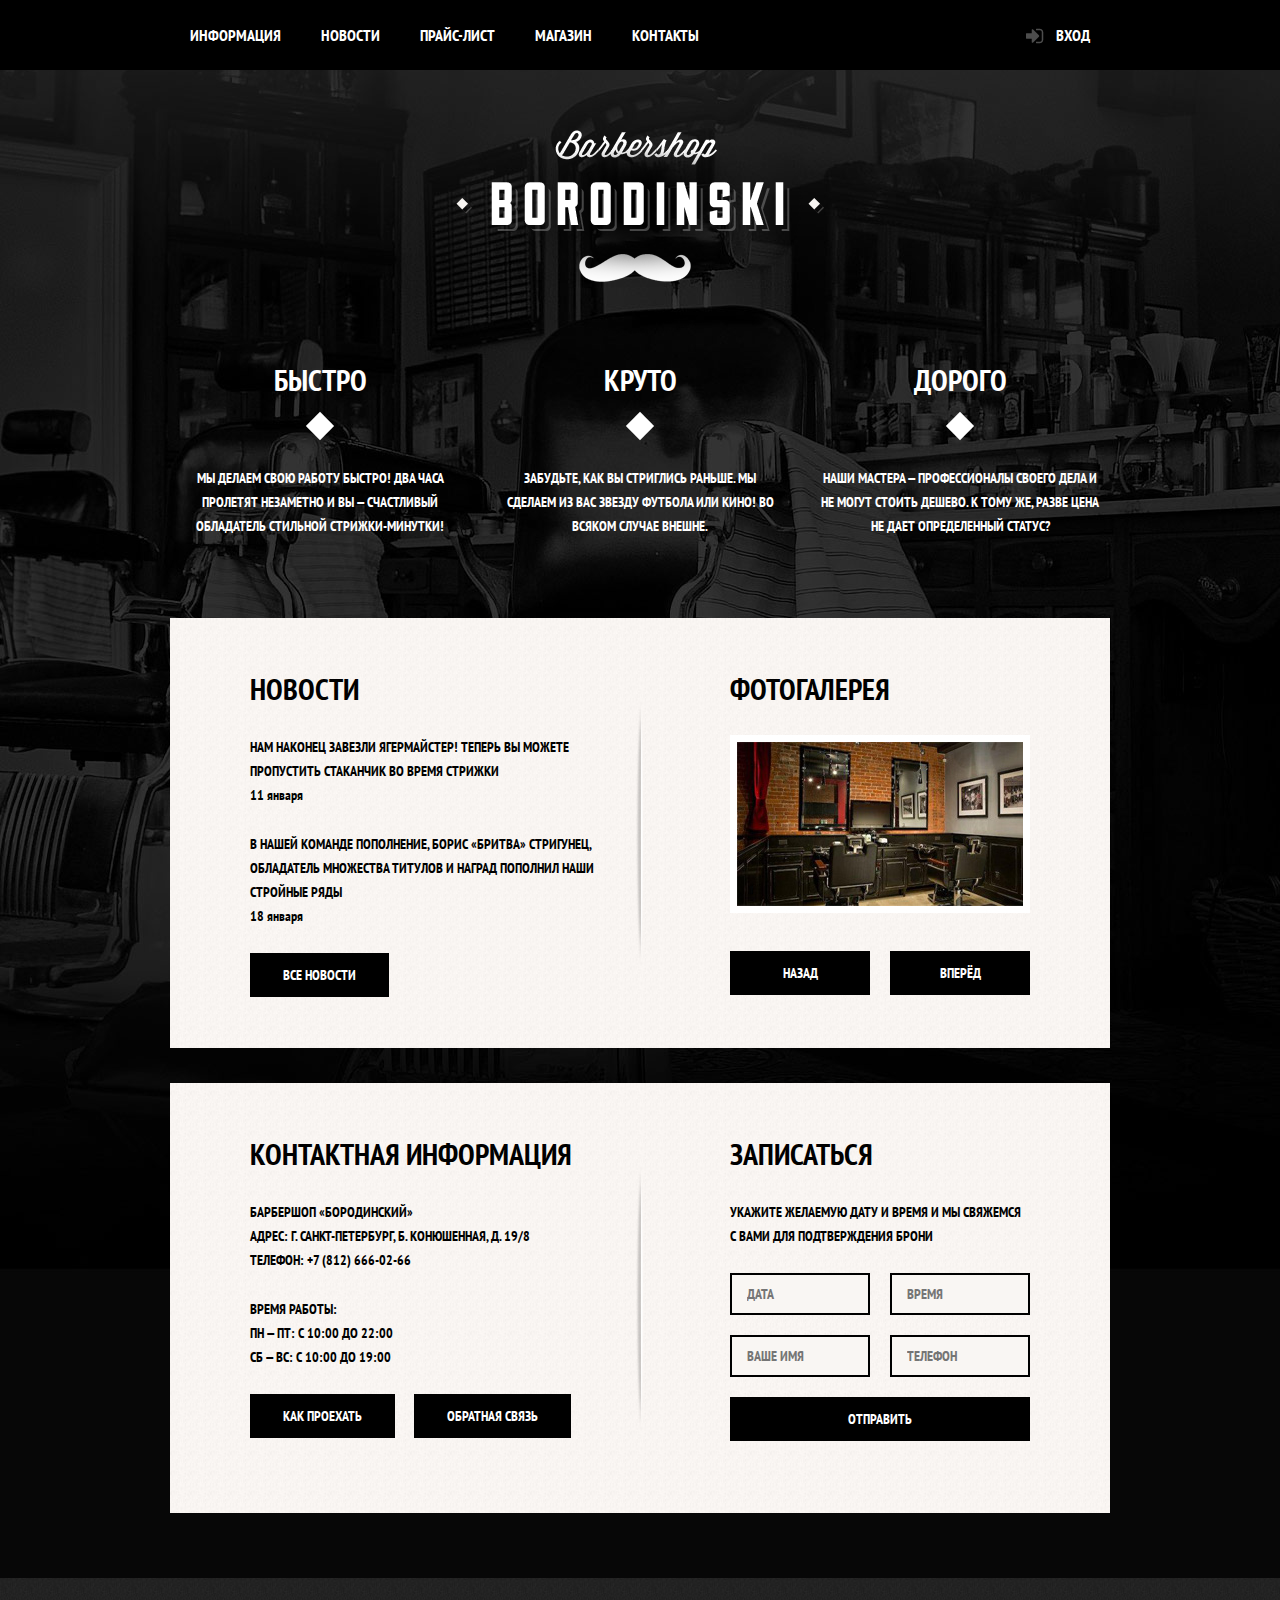
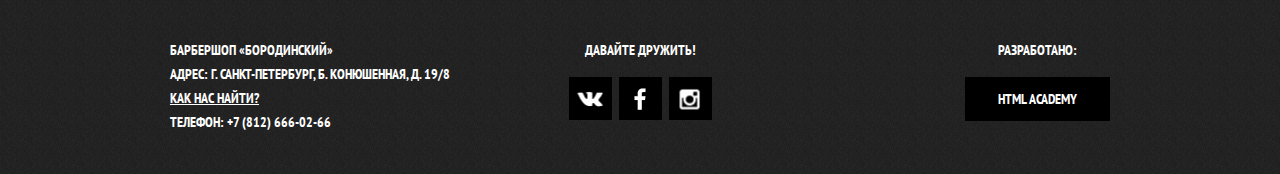
<file: index.html>
<!DOCTYPE html>
<html lang="ru">
  <head>
    <meta charset="utf-8">
    <title>Барбершоп «Бородинский»</title>
    <link href="https://fonts.googleapis.com/css?family=PT+Sans+Narrow:400,700&amp;subset=cyrillic" rel="stylesheet">  
    <link rel="stylesheet" href="css/normalize.css">
    <link href="css/style.css" rel="stylesheet">
  </head>
  <body>
    <header class="main-header">
      <div class="container clearfix">
        <nav class="main-navigation">
          <ul>
            <li>
              <a href="#">Информация</a>
            </li>
            <li>
              <a href="#">Новости</a>
            </li>
            <li>
              <a href="price-list.html">Прайс-лист</a>
            <li>
              <a href="barbershop-shop.html">Магазин</a>
            </li>
            <li>
              <a href="#">Контакты</a>
            </li>
          </ul>    
        </nav>
        <div class="user-block">
          <a class="login" href="#">Вход</a>
        </div>
      </div> 
    </header>
    <main class="container">
      <div class="index-logo">
        <img src="img/borodinski.png" width="368" height="204" alt="Барбершоп «Бородинский»">
      </div> 
      <section class="features clearfix">
        <div class="features-item">
          <b class="features-name">Быстро</b>
          <p>Мы делаем свою работу быстро! Два часа пролетят незаметно и вы — счастливый обладатель стильной стрижки-минутки!</p>
        </div>
        <div class="features-item">
          <b class="features-name">Круто</b>
          <p>Забудьте, как вы стриглись раньше. Мы сделаем из вас звезду футбола или кино! Во всяком случае внешне.</p>
        </div>
        <div class="features-item">
          <b class="features-name">Дорого</b>
          <p>Наши мастера — профессионалы своего дела и не могут стоить дешево. К тому же, разве цена не дает определенный статус?</p>
        </div>
      </section>
      <div class="index-content clearfix">
        <div class="index-content-left">
          <h2 class="index-content-title">Новости</h2>
          <ul class="news-preview">
            <li>
              <p>Нам наконец завезли Ягермайстер! Теперь вы можете пропустить стаканчик во время стрижки</p>
              <time datetime="2016-01-11">11 января</time>
            </li>
            <li>
              <p>В нашей команде пополнение, Борис «Бритва» Стригунец, обладатель множества титулов и наград пополнил наши стройные ряды</p>
              <time datetime="2016-01-18">18 января</time>
            </li>
          </ul>
          <a class="btn" href="#">Все новости</a>
        </div>
        <div class="index-content-right">
          <h2 class="index-content-title">Фотогалерея</h2>
          <div class="gallery">
            <figure class="gallery-content">
              <img src="img/gallery-1.jpg" width="286" height="164" alt="">    
            </figure> 
            <button class="btn gallery-prev" type="button">Назад</button>
            <button class="btn gallery-next" type="button">Вперёд</button> 
          </div>             
        </div>
      </div>
      <div class="index-content clearfix">
        <div class="index-content-left">
          <h2 class="index-content-title">Контактная информация</h2>
          <p>
            Барбершоп «Бородинский»<br>
            Адрес: г. Санкт-Петербург, Б. Конюшенная, д. 19/8<br>
            Телефон: +7 (812) 666-02-66
          </p>
          <p>
            Время работы:<br>
            пн — пт: с 10:00 до 22:00<br>
            сб — вс: с 10:00 до 19:00
          </p>
          <a class="btn" href="#">Как проехать</a>
          <a class="btn" href="#">Обратная связь</a>    
        </div>
        <div class="index-content-right">
          <h2 class="index-content-title">Записаться</h2>
          <p>Укажите желаемую дату и время и мы свяжемся с вами для подтверждения брони</p>
          <form class="appointment-form" action="https://echo.htmlacademy.ru" method="post">
            <input type="text" name="date" value="" placeholder="Дата">
            <input type="text" name="time" value="" placeholder="Время">
            <input type="text" name="name" value="" placeholder="Ваше имя">
            <input type="tel" name="phone" value="" placeholder="Телефон">
            <button class="btn" type="submit">Отправить</button>
          </form>
        </div>
      </div>
    </main>
    <footer class="main-footer">
      <div class="container clearfix">
        <section class="footer-contacts">
          Барбершоп «Бородинский»<br>
          Адрес: г. Санкт-Петербург, Б. Конюшенная, д. 19/8<br>
          <a href="#">Как нас найти?</a><br>
          Телефон: +7 (812) 666-02-66
        </section>
        <section class="footer-social">
          <p>Давайте дружить!</p>
          <a class="social-btn social-btn-vk" href="#">Вконтакте</a>
          <a class="social-btn social-btn-fb" href="#">Фейсбук</a>
          <a class="social-btn social-btn-inst" href="#">Инстаграм</a>
        </section>
        <section class="footer-copyright">
          <p>Разработано:</p>
          <a class="btn" href="https://htmlacademy.ru">HTML Academy</a>
        </section>
      </div>
    </footer>
    <div class="modal-content">
      <button class="modal-content-close" type="button" title="Закрыть">Закрыть</button>
      <h2 class="modal-content-title">Личный кабинет</h2>
      <p>Введите свой логин и пароль.</p>
      <form class="login-form" action="https://echo.htmlacademy.ru" method="post">
        <input class="icon-user" type="text" name="login" placeholder="Логин" id="login" required>
        <label for="login">Логин</label>
        <input class="icon-password" type="password" name="password" placeholder="Пароль" id="password" required>
        <label for="password">Пароль</label>
        <input type="checkbox" name="remember" id="remember">
        <label class="login-checkbox" for="remember">Запомните меня</label>
        <a class="restore" href="#">Я забыл пароль!</a>
        <button class="btn" type="submit">Войти</button>
      </form>
    </div>
    <div class="modal-content-map"> 
      <button class="modal-content-close" type="button" title="Закрыть">Закрыть</button>
      <div class="map"></div> 
    </div>
    <div class="modal-overlay"></div>
    
    <script>
      var link = document.querySelector(".login")
      var popup = document.querySelector(".modal-content");
      var close = document.querySelector(".modal-content-close");
      var login = popup.querySelector("[name=login]");
      var password = popup.querySelector("[name=password]");
      var form = popup.querySelector(".login-form");
      var storage = localStorage.getItem("login");
      var popupMap = document.querySelector("modal-content-map")
      var openMap = document.querySelector(".footer-contacts a")
      var map = document.querySelector(".modal-content-map")
      var closeMap = map.querySelector(".modal-content-close");
      var overlay = document.querySelector(".modal-overlay")
      
      link.addEventListener("click", function(event) {
        event.preventDefault();
        popup.classList.add("modal-content-show");
        login.focus();
        if (storage) {
          login.value = storage;
          password.focus();
        } else {
          login.focus();
        }
      });
      
      close.addEventListener("click", function(event) {
        event.preventDefault();
        popup.classList.remove("modal-content-show");
      });
      
      form.addEventListener("submit", function(event) {
        if (!login.value || !password.value) {
        event.preventDefault();
        console.log("Нужно ввести логи и пароль");
        } else {
          localStorage.setItem("login", login.value)
        }
      });
      
      window.addEventListener("keydown", function() {
        if (event.keyCode === 27){
          if (popup.classList.contains("modal-content-show")) {
            popup.classList.remove("modal-content-show");
          }
        }
      });
      
      openMap.addEventListener("click",function(event){
        event.preventDefault();
        map.classList.add("modal-content-map-show");
        overlay.classList.add("modal-overlay-show");
      });
      
      closeMap.addEventListener("click", function(event){
        event.preventDefault();
        map.classList.remove("modal-content-map-show");
        overlay.classList.remove("modal-overlay-show");
      }); 
      
      
            
    </script> 
    
  </body>
</html>
</file>
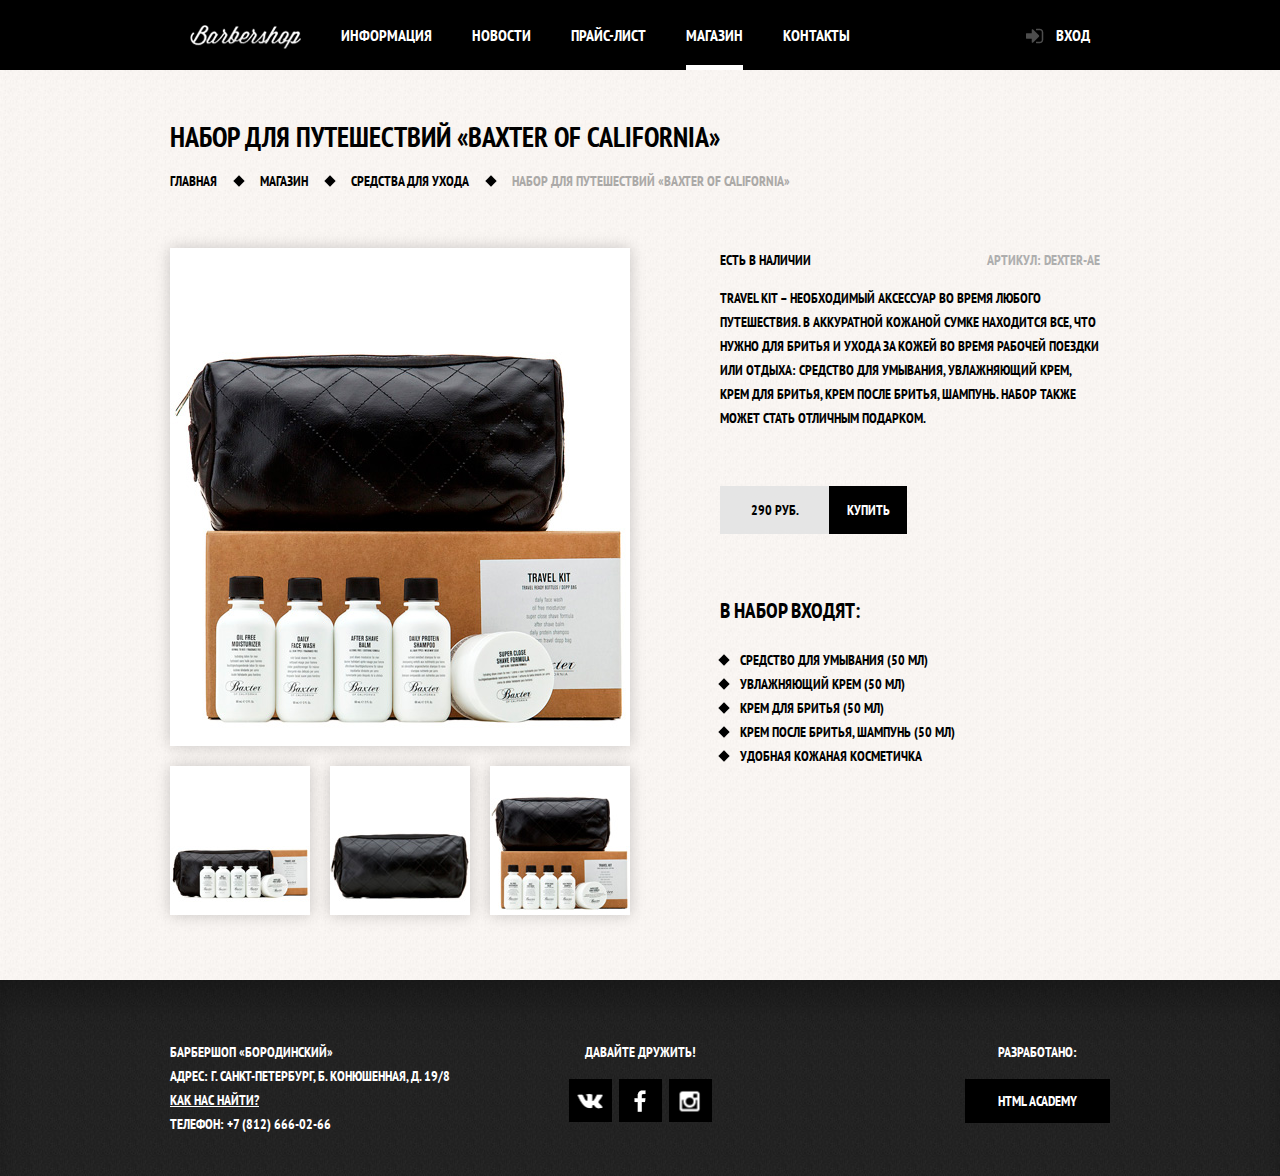
<file: barbershop-item.html>
<!DOCTYPE html>
<html>
  <head>
    <meta charset="utf-8">
    <title>Набор для путешествий «Baxter of California»</title>
    <link href="https://fonts.googleapis.com/css?family=PT+Sans+Narrow:400,700&amp;subset=cyrillic" rel="stylesheet">
    <link rel="stylesheet" href="css/normalize.css">
    <link href="css/style.css" rel="stylesheet">
  </head>
  <body class="inner-page">
    <header class="main-header">
      <div class="container clearfix">
        <nav class="main-navigation">
          <a class="logo-inner" href="index.html"> 
            <img src="img/logo.png" width="111" height="24" alt="Логотип">
          </a> 
          <ul>
            <li>
              <a href="#">Информация</a>
            </li>
            <li>
              <a href="#">Новости</a>
            </li>
            <li>
              <a href="price-list.html">Прайс-лист</a>
            </li>
            <li class="active">
              <a href="barbershop-shop.html">Магазин</a>
            </li>
            <li>
              <a href="#">Контакты</a>
            </li>
          </ul>
        </nav>
        <div class="user-block">
          <a class="login" href="#">Вход</a>
        </div>
      </div>
    </header>
    <main class="container">
      <div class="catalog-item">
        <h1 class="catalog-item-name">Набор для путешествий «Baxter of California»</h1>
        <ul class="breadcrumbs">
          <li><a href="index.html">Главная</a></li>
          <li><a href="#">Магазин</a></li>
          <li><a href="barbershop-shop.html">Средства для ухода</a></li>
          <li class="active-page">Набор для путешествий «Baxter of California»</li>
        </ul>
      </div>
      <div class="item-wrapper clearfix">
        <div class="slider">  
          <div class="slider-big-image">  
            <img src="img/item_main.jpg" width="460" height="498" alt="Набор для путешествий «Baxter of California»">
          </div>
          <div class="slider-images-small">
            <figure class="image-small"> 
              <a href="#" class="inner-slider">
                <img src="img/item_small_1.jpg" width="140" height="149" alt="Набор для путешествий «Baxter of California»">
              </a>  
            </figure>
            <figure class="image-small"> 
              <a href="#" class="inner-slider">
                <img src="img/item_small_2.jpg" width="140" height="149" alt="Набор для путешествий «Baxter of California»">
              </a>  
            </figure>
            <figure class="image-small">
              <a href="#" class="inner-slider">
                <img src="img/item_main_small.jpg" width="140" height="149" alt="Набор для путешествий «Baxter of California»">
              </a>  
            </figure>
          </div>

        </div>
        <div class="product-info"> 
          <div class="description">
            <b class="description-status">Есть в наличии</b>
            <span class="description-article"> Артикул: dexter-ae</span> 
            <p class="description-text">Travel Kit – необходимый аксессуар во время любого путешествия. В аккуратной кожаной сумке находится все, что нужно для бритья и ухода за кожей во время рабочей поездки или отдыха: средство для умывания, увлажняющий крем, крем для бритья, крем после бритья, шампунь. Набор также может стать отличным подарком.</p>
            <div class="product-buy-item">
              <span class="product-price">290 руб.</span>
              <a class="btn btn-buy" href="#">Купить</a>
            </div>  
          </div>
          <div class="consist">
            <h2 class="consist-title">В набор входят:</h2>
            <ul class="consist-list">
              <li class="consist-item">Средство для умывания (50 мл)</li>
              <li class="consist-item">Увлажняющий крем (50 мл)</li>
              <li class="consist-item">Крем для бритья (50 мл)</li>
              <li class="consist-item">Крем после бритья, шампунь (50 мл)</li>
              <li class="consist-item">Удобная кожаная косметичка</li>
            </ul>
          </div>  
        </div>
      </div>
    </main>
    <footer class="main-footer">
      <div class="container clearfix">
        <section class="footer-contacts">
          Барбершоп «Бородинский»<br>
          Адрес: г. Санкт-Петербург, Б. Конюшенная, д. 19/8<br>
          <a href="#">Как нас найти?</a><br>
          Телефон: +7 (812) 666-02-66
        </section>
        <section class="footer-social">
          <p>Давайте дружить!</p>
          <a class="social-btn social-btn-vk" href="#">Вконтакте</a>
          <a class="social-btn social-btn-fb" href="#">Фейсбук</a>
          <a class="social-btn social-btn-inst" href="#">Инстаграм</a>
        </section>
        <section class="footer-copyright">
          <p>Разработано:</p>
          <a class="btn" href="https://htmlacademy.ru">HTML Academy</a>
        </section>
      </div>
    </footer>
  </body>
</html>
</file>
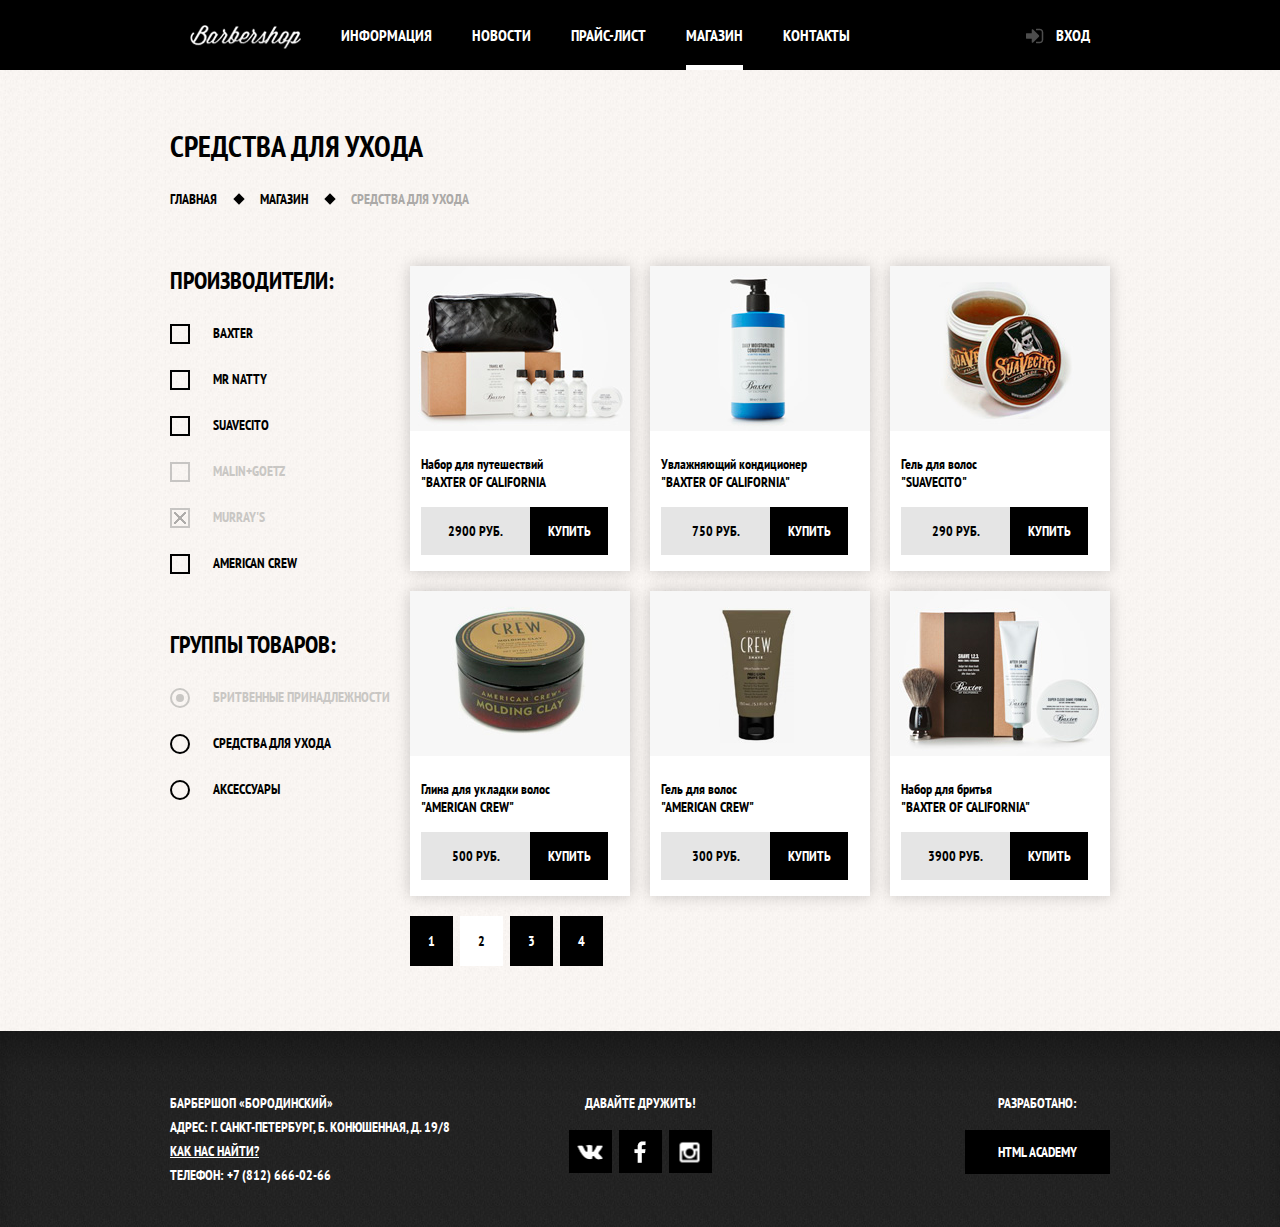
<file: barbershop-shop.html>
<!DOCTYPE html>
<html>
  <head>
    <meta charset="utf-8">
    <title>Барбершоп «Бородинский»</title>
    <link href="https://fonts.googleapis.com/css?family=PT+Sans+Narrow:400,700&amp;subset=cyrillic" rel="stylesheet">
    <link rel="stylesheet" href="css/normalize.css">  
    <link href="css/style.css" rel="stylesheet">
  </head>
  <body class="inner-page">
    <header class="main-header">
      <div class="container clearfix">
        <nav class="main-navigation">
          <a class="logo-inner" href="index.html"> 
            <img src="img/logo.png" width="111" height="24" alt="Логотип">
          </a> 
          <ul>
            <li>
              <a href="#">Информация</a>
            </li>
            <li>
              <a href="#">Новости</a>
            </li>
            <li>
              <a href="price-list.html">Прайс-лист</a>
            </li>
            <li class="active">
              <a >Магазин</a>
            </li>
            <li>
              <a href="#">Контакты</a>
            </li>
          </ul>
        </nav>
        <div class="user-block">
          <a class="login" href="#">Вход</a>
        </div>
      </div>
    </header>
    <main class="container">
      <div class="shop-content clearfix">
        <div class="category">
          <h1 class="category-name">Средства для ухода</h1>
          <ul class="breadcrumbs">
            <li><a href="index.html">Главная</a></li>
            <li><a href="#">Магазин</a></li>
            <li class="active-page">Средства для ухода</li>
          </ul>
        </div>
        <div class="filter">  
          <form class="filter-form" method="get" action="https://echo.htmlacademy.ru">
            <fieldset class="filter-category">
              <legend class="filter-category-name">Производители:</legend>
              <div class="filter-item">
                <input id="baxter" type="checkbox" name="baxter" value="">
                <label for="baxter">baxter</label>
              </div>
              <div class="filter-item">
                <input id="mr_natty" type="checkbox" name="mr_natty" value="">
                <label for="mr_natty">mr natty</label>
              </div>
              <div class="filter-item">  
                <input id ="suavecito" type="checkbox" name="suavecito" value="">
                <label for="suavecito">suavecito</label>
              </div>  
              <div class="filter-item"> 
                <input id="malin+goetz" type="checkbox" name="malin+goetz" value="" disabled>
                <label for="malin+goetz">malin+goetz</label>
              </div>
              <div class="filter-item">  
                <input id="murray's" type="checkbox" name="murray's" value="" disabled checked>
                <label for="murray's">murray's</label>
              </div>
              <div class="filter-item">  
                <input id="american_crew" type="checkbox" name="american_crew" value=""> 
                <label for="american_crew">american crew</label>
              </div>  
            </fieldset>
            <fieldset class="filter-category">
              <legend class="filter-category-name">Группы товаров:</legend>
              <div class="filter-item">
                <input id="shaving_accessories" type="radio" name="shaving_accessories" value="shaving_accessories" disabled checked>
                <label for="shaving_accessories">Бритвенные принадлежности</label>
              </div>
              <div class="filter-item">  
                <input id="preparations_care" type="radio" name="preparations_care" value="preparations_care" >
                <label for="preparations_care">Средства для ухода</label>
              </div>
              <div class="filter-item">  
                <input id="accessory" type="radio" name="accessory" value="accessory">
                <label for="accessory">Аксессуары</label>
              </div>  
            </fieldset>  
          </form>    
        </div>

        <div class="product-catalog">
          <div class="product-item">
            <div class="product-img">
              <img src="img/catalog_set_travel.jpg" width="220" height="165" alt='Набор для путешествий "BAXTER OF CALIFORNIA"'>
            </div>
            <div class="product-description"> 
              <a class="product-link" href="barbershop-item.html">
                <span class="product-category">Набор для путешествий</span>
                <span class="product-name"> "BAXTER OF CALIFORNIA</span>
              </a>
              <div class="product-buy">
                <span class="product-price">2900 руб.</span>
                <a class="btn btn-buy" href="#">Купить</a>
              </div>   
            </div>
          </div>

          <div class="product-item">
            <div class="product-img">
              <img src="img/catalog_hair_conditioner.jpg" width="220" height="165" alt='Увлажняющий кондиционер "BAXTER OF CALIFORNIA"'>
            </div>
            <div class="product-description">
              <a class="product-link" href="#">
                <span class="product-category">Увлажняющий кондиционер</span> 
                <span class="product-name">"BAXTER OF CALIFORNIA"</span>
              </a>
              <div class="product-buy">   
                <span class="product-price">750 руб.</span>
                <a class="btn btn-buy" href="#">Купить</a>
              </div>
            </div>
          </div>

          <div class="product-item">
            <div class="product-img">
              <img src="img/catalog_hair_gel_suavecito.jpg" width="220" height="165" alt='Гель для волос "SUAVECITO"'>
            </div>
            <div class="product-description">
              <a class="product-link" href="#">
                <span class="product-category">Гель для волос</span> 
                <span class="product-name">"SUAVECITO"</span>
              </a>
              <div class="product-buy">
                <span class="product-price">290 руб.</span>
                <a class="btn btn-buy" href="#">Купить</a>
              </div>
            </div>  
          </div>

          <div class="product-item">
            <div class="product-img">
              <img src="img/catalog_hair_clay_american_crew.jpg" width="220" height="165" alt='Глина для укладки волос "AMERICAN CREW"'>
            </div>
            <div class="product-description">
              <a class="product-link" href="#">
                <span class="product-category">Глина для укладки волос</span>
                <span class="product-name">"AMERICAN CREW"</span>
              </a>
              <div class="product-buy">
                <span class="product-price">500 руб.</span>
                <a class="btn btn-buy" href="#">Купить</a>
              </div>
            </div>  
          </div>    

          <div class="product-item">
            <div class="product-img">
              <img src="img/catalog_hair_gel_american%20crew.jpg" width="220" height="165" alt='Гель для волос "AMERICAN CREW"'>
            </div>
            <div class="product-description">
              <a class="product-link" href="#">
                <span class="product-category">Гель для волос</span>
                <span class="product-name">"AMERICAN CREW"</span>
              </a>  
              <div class="product-buy">
                <span class="product-price">300 руб.</span>
                <a class="btn btn-buy" href="#">Купить</a>
              </div>  
            </div>
          </div>

          <div class="product-item">
            <div class="product-img">
              <img src="img/catalog_set_shaving.jpg" width="220" height="165" alt='Набор для бритья "BAXTER OF CALIFORNIA"'>
            </div>
            <div class="product-description">
              <a class="product-link" href="#">
                <span class="product-category">Набор для бритья</span> 
                <span class="product-name">"BAXTER OF CALIFORNIA"</span>
              </a>  
              <div class="product-buy">
                <span class="product-price">3900 руб.</span>
                <a class="btn btn-buy" href="#">Купить</a>
              </div>
            </div>  
          </div>
          <div class="paginator">
            <a href="#" class="paginator-page">1</a>
            <a class="paginator-page current-page">2</a>
            <a href="#" class="paginator-page">3</a>
            <a href="#" class="paginator-page">4</a>
          </div>    
        </div>
      </div>

    </main>
    <footer class="main-footer">
      <div class="container clearfix">
        <section class="footer-contacts">
          Барбершоп «Бородинский»<br>
          Адрес: г. Санкт-Петербург, Б. Конюшенная, д. 19/8<br>
          <a href="#">Как нас найти?</a><br>
          Телефон: +7 (812) 666-02-66
        </section>
        <section class="footer-social">
          <p>Давайте дружить!</p>
          <a class="social-btn social-btn-vk" href="#">Вконтакте</a>
          <a class="social-btn social-btn-fb" href="#">Фейсбук</a>
          <a class="social-btn social-btn-inst" href="#">Инстаграм</a>
        </section>
        <section class="footer-copyright">
          <p>Разработано:</p>
          <a class="btn" href="https://htmlacademy.ru">HTML Academy</a>
        </section>
      </div>
    </footer>
  </body>
</html>
</file>
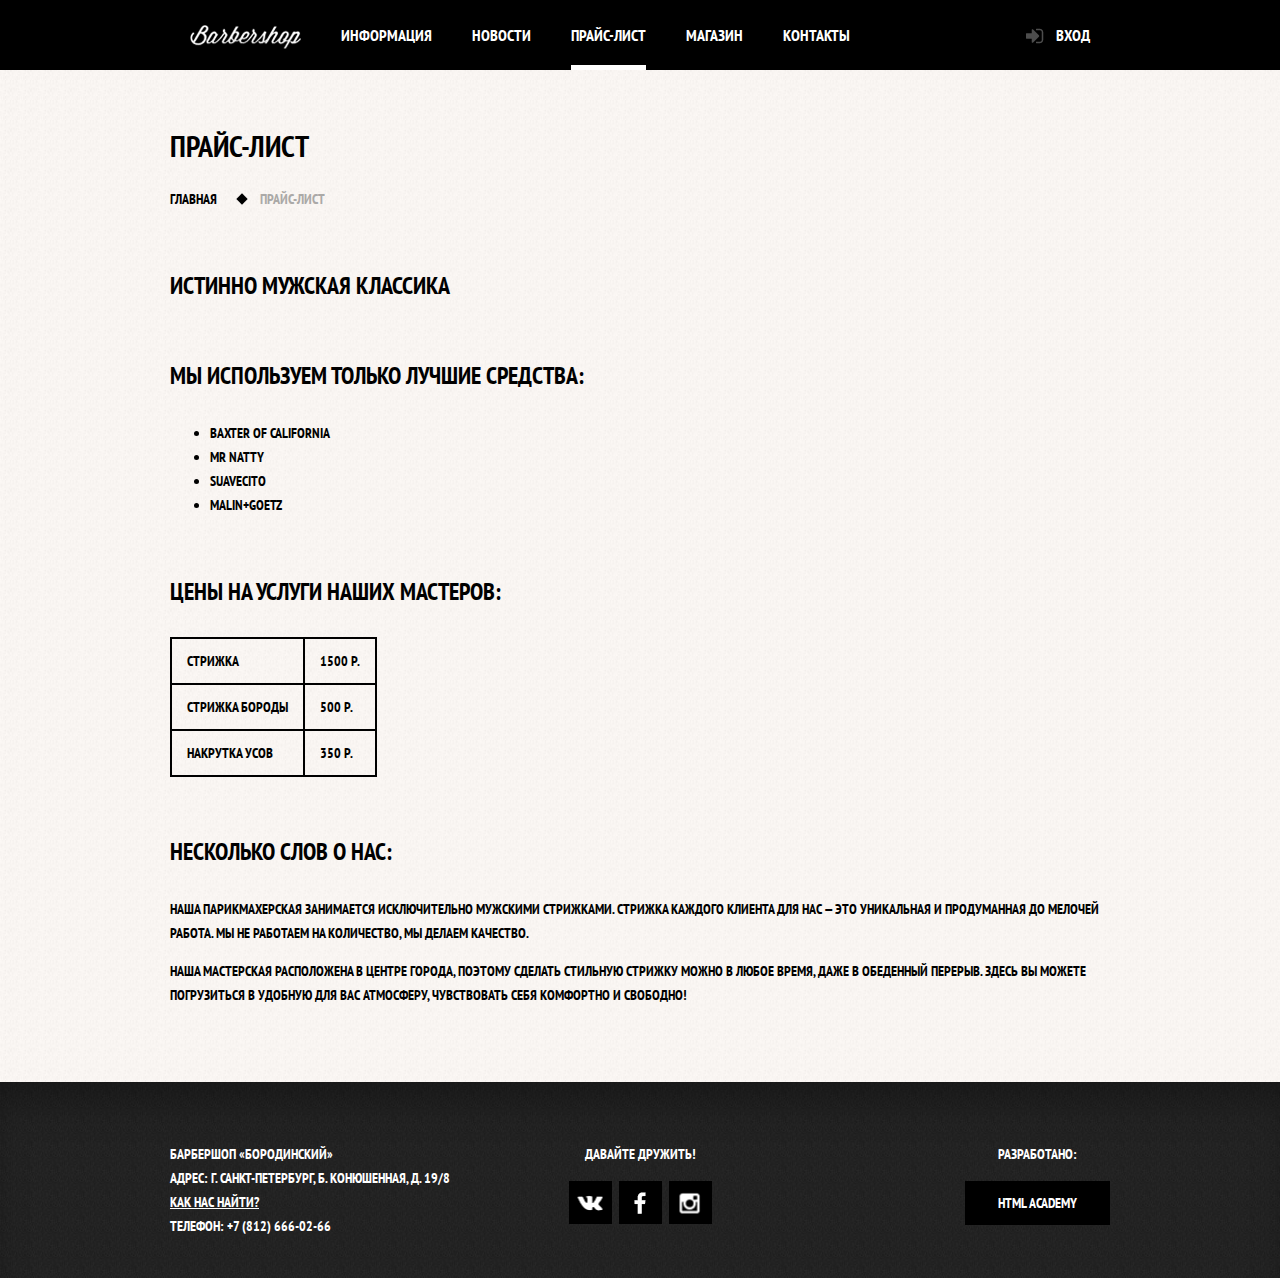
<file: price-list.html>
<!DOCTYPE html>
<html lang="ru">
  <head>
    <meta charset="utf-8">
    <title>Барбершоп «Бородинский»</title>
    <link href="https://fonts.googleapis.com/css?family=PT+Sans+Narrow:400,700&amp;subset=cyrillic" rel="stylesheet">  
    <link rel="stylesheet" href="css/normalize.css">
    <link href="css/style.css" rel="stylesheet">
  </head>
  <body class="inner-page">
    <header class="main-header">
      <div class="container clearfix">
        <nav class="main-navigation">
          <a class="logo-inner" href="index.html"> 
            <img src="img/logo.png" width="111" height="24" alt="Логотип">
          </a> 
          <ul>
            <li>
              <a href="#">Информация</a>
            </li>
            <li>
              <a href="#">Новости</a>
            </li>
            <li class="active">
              <a>Прайс-лист</a>
            </li>
            <li>
              <a href="barbershop-shop.html">Магазин</a>
            </li>
            <li>
              <a href="#">Контакты</a>
            </li>
          </ul>    
        </nav>
        <div class="user-block">
          <a class="login" href="#">Вход</a>
        </div>
      </div> 
    </header>
    <main class="container">
      <div class="inner-page-title">
        <h1>Прайс-лист</h1>
        <ul class="breadcrumbs">
          <li>
            <a href="index.html">Главная</a>
          </li>
          <li class="active-page">Прайс-лист</li>
        </ul>
      </div>
      <div class="inner-content">
        <div class="big-heading">
          <h2>Истинно мужская классика</h2>
        </div>
        <h2>Мы используем только лучшие средства:</h2>
        <ul class="custom-list-1">
          <li>Baxter of California</li>
          <li>Mr Natty</li>
          <li>Suavecito</li>
          <li>Malin+Goetz</li>
        </ul>

        <h2>Цены на услуги наших мастеров:</h2>
        <table class="prices-table">
          <tr>
            <td>Стрижка</td>
            <td>1500 р.</td>
          </tr>
          <tr>
            <td>Стрижка бороды</td>
            <td>500 р.</td>
          </tr>
          <tr>
            <td>Накрутка усов</td>
            <td>350 р.</td>
          </tr>
        </table>  
        <h2>Несколько слов о нас:</h2>
        <p>Наша парикмахерская занимается исключительно мужскими стрижками. Стрижка каждого клиента для нас — это уникальная и продуманная до мелочей работа. Мы не работаем на количество, мы делаем качество.</p>
        <p>Наша мастерская расположена в центре города, поэтому сделать стильную стрижку можно в любое время, даже в обеденный перерыв. Здесь вы можете погрузиться в удобную для вас атмосферу, чувствовать себя комфортно и свободно!</p>
      </div>

    </main>
    <footer class="main-footer">
      <div class="container clearfix">
        <section class="footer-contacts">
          Барбершоп «Бородинский»<br>
          Адрес: г. Санкт-Петербург, Б. Конюшенная, д. 19/8<br>
          <a href="#">Как нас найти?</a><br>
          Телефон: +7 (812) 666-02-66
        </section>
        <section class="footer-social">
          <p>Давайте дружить!</p>
          <a class="social-btn social-btn-vk" href="#">Вконтакте</a>
          <a class="social-btn social-btn-fb" href="#">Фейсбук</a>
          <a class="social-btn social-btn-inst" href="#">Инстаграм</a>
        </section>
        <section class="footer-copyright">
          <p>Разработано:</p>
          <a class="btn" href="https://htmlacademy.ru">HTML Academy</a>
        </section>
      </div>
    </footer>
  </body>
</html>
</file>
<file: css/style.css>
body {
  min-width: 960px;
  margin: 0px;
  padding: 0px;
  font-weight: 700;
  font-size: 14px;
  line-height: 24px;
  font-family: "PT Sans Narrow", "Arial", sans-serif;
  color: #ffffff;
  text-transform: uppercase;
   background: #000000 url("../img/background.jpg") no-repeat center top;
}
.inner-page {
  min-width: 1200px;
  background-color: #faf7f4;
  background-image: url("../img/patter-index.jpg");
  background-repeat: repeat;
  color: #000000;
}
.clearfix::after {
  content:"";
  display: table;
  clear: both;
}
.container {
  width: 940px;
  padding: 0 10px;
  margin: 0 auto;
}
.main-header {
  margin-bottom: 60px;
  color: #ffffff;
  background-color: #000000; 
}
.inner-page .main-header {
  margin-bottom: 55px;
}
.main-navigation {
  float: left;
  width: 780px;
}
.main-navigation ul {
  margin: 0px;
  padding: 0px;
  font-size: 0px;
  list-style: none;
}
.main-navigation li {
  display: inline-block;
  font-size: 16px;
  line-height: 20px; 
  vertical-align: top;
}
.main-navigation a {
  display: block;
  padding-top: 25px;
  padding-bottom: 25px;
  padding-right: 20px;
  padding-left: 20px;
  color: #ffffff;
  text-decoration: none;
}
.main-navigation a:hover {
  background-color: #242424;
}
.main-navigation .active {
  position: relative;
  background: none;
}
.main-navigation .active::after {
  position: absolute;
  content: "";
  bottom: 0px;
  left: 20px;
  right: 20px;
  height: 5px;
  background-color: #ffffff;
}
.main-navigation .active a:hover {
  background: none;
}
.user-block {
  float: right;
  max-width: 140px;
}
.login {
  position: relative;
  display: inline-block;
  padding-top: 25px;
  padding-bottom: 25px;
  padding-right: 20px;
  padding-left: 50px;
  font-size: 16px;
  line-height: 20px;
  color: #ffffff;
  text-decoration: none;
  vertical-align: top;
}
.login::before {
  position: absolute;
  top: 28px;
  left: 20px;
  content: "";
  width: 18px;
  height: 16px;
  background-color: transparent;
  background-image: url("../img/sprite.png");
  background-repeat: no-repeat; 
  background-position: -10px -74px;
  opacity: 0.3;
}
.login:hover {
  background: #242424;
}
.login:hover::before{
  opacity: 1;
}
.index-logo {
  width: 368px;
  height: 204px;
  margin-right: auto;
  margin-left: auto;
  margin-bottom: 25px;
}
.index-logo img {
  width: 368px;
  height: 204px;
}
.features{
  margin-bottom: 80px;
}
.features-item {
  float: left;
  width: 300px;
  margin-right: 20px;
  text-align: center;
}
.features-item:last-child{
  margin-right: 0px;
}
.features-name {
  position: relative;
  display: block;
  font-size: 30px;
  line-height: 42px;
  margin-bottom: 30px;
  padding-bottom: 35px;
}
.features-name::after {
  content: "";
  position: absolute;
  bottom: 0px;
  left: 50%;
  margin-left: -10px;
  display: block;
  width: 20px;
  height: 20px;
  background-color: #ffffff;
  transform: rotate(45deg);
}
.features-item p {
  margin: 10px;
  margin-bottom: 0;
}
.index-content {
  margin-bottom: 35px;
  padding: 50px 80px;
  color: #000000;
  background: url("../img/vertical_line.png")no-repeat center,#f7f4f1 url("../img/patter-index.jpg");
}
.index-content-left {
  float: left;
  width: 380px;
  min-height: 330px;
}
.index-content-right {
  float: right;
  width: 300px;
  min-height: 330px;  
}
.index-content-title {
  margin: 0px;
  margin-bottom: 25px;
  font-size: 30px;
  line-height: 42px;
}
.index-content p{
  margin: 0;
  margin-bottom: 25px;
}
.news-preview {
  margin: 0;
  padding: 0;
  padding-right: 35px;
  list-style: none;
}
.news-preview li {
  margin-bottom: 25px;
}
.news-preview p {
  margin-bottom: 0px;
}
.news-preview time{
  text-transform: none;
}
.btn {
  display: inline-block;
  padding: 10px 33px;
  margin-right: 16px;
  font: inherit;
  vertical-align: top;
  text-align: center;
  color: #ffffff;
  text-transform: uppercase;
  text-decoration: none;
  background-color: #000000;
  border: none;
  cursor: pointer;
}
.btn:hover,
.btn:active {
  background-color: #663d15;
}
.btn.disabled,
.btn:disabled {
  cursor: default;
  opacity: 0.5;
}
.btn .disabled:hover,
.btn:disabled:hover {
  background-color: #000000;
}
.gallery{
  position: relative;
  height: 260px;
}
.gallery-content {
  height: 164px;
  margin: 0px;
  background-color: #cccccc;
  border: 7px solid #ffffff;
}
.gallery-content img {
  width: 286px;
  height: 164px;
}
.gallery .btn {
  position: absolute;
  bottom: 0;
  width: 140px;
  margin: 0;
}
.gallery-prev {
  left: 0;
}
.gallery-next {
  right: 0;
}
.appointment-form input {
  float: left;
  margin-right: 20px;
  margin-bottom: 20px;
  width: 106px;
  padding:7px 15px;

  font: inherit;
  color: #000000;
  text-transform: uppercase;
  background-color: #f9f6f3;
  border: 2px solid #000000;
}
.appointment-form input:nth-child(2n) {
  margin-right: 0px;
}
.appointment-form .btn {
  clear: both;
  width: 100%;
  box-sizing: border-box;
}
.appointment-form input:focus {
  border: 2px solid #663d15;
}
.main-footer {
  margin-top: 65px;
  padding-top: 60px;
  padding-bottom: 40px;
  color: #ffffff;
  background: #222222 url("../img/pattern-footer.jpg");
}

.inner-page .main-footer {
  box-shadow: inset 0px 30px 40px -15px rgba(0, 0, 0, 0.35);
}
.footer-contacts {
  float: left;
  width: 320px;
  margin-right: 60px;
}
.footer-contacts a {
  color: #ffffff;
}
.footer-contacts a:hover {
  text-decoration: none;
}
.footer-social {
  float: left;
  width: 180px;
  text-align: center;
}
.footer-social p {
  margin: 0px;
  margin-bottom: 15px;
}
.social-btn {
  position: relative;
  display: inline-block;
  width: 43px;
  height: 43px;
  margin: 0 2px;
  font-size: 0px;
  vertical-align: top;
  text-decoration: none;
  background-color: #000000;
  transition: 
    background-color 0.5s,
    background-position 0.5s;
}
.social-btn::before {
  content: "";
  position: absolute;
  top: 50%;
  left: 50%;
  background-image: url(../img/sprite.png);
  background-repeat: no-repeat;
  transform: translate(-50%,-50%);
}
.social-btn:hover {
  background-color: #ffffff;
}
.social-btn-vk::before {
  width: 25px;
  height: 16px;
  background-position: -10px -348px;
}
.social-btn-vk:hover::before{
  width: 25px;
  height: 16px;
  background-position: -10px -384px;
}
.social-btn-fb::before {
  width: 12px;
  height: 22px;
  background-position: -10px -152px;
}
.social-btn-fb:hover::before {
  background-position: -10px -110px; 
}
.social-btn-inst::before {
  width: 21px;
  height: 21px;
  background-position: -10px -194px;
}
.social-btn-inst:hover::before {
  background-position: -10px -235px;
}
.footer-copyright {
  float: right;
  max-width: 180px;
}
.footer-copyright p {
  margin: 0;
  margin-bottom: 15px;
  text-align: center;
}
.footer-copyright .btn {
  margin-right: 0;
}
.footer-copyright .btn:hover {
  color: #000000;
  background-color: #ffffff;
  transition: 
    background-color 0.5s;
}
/*--------------- barbershop-shop.html ---------*/
.wrapper-page {
  min-width: 1200px;
  background-color: #faf7f4;
  background-image: url("../img/patter-index.jpg");
  background-repeat: repeat;
  color: #000000;
}
.logo-inner {
  float: left;
  width: 111px;
  height: 20px;
}
.main-navigation .logo-inner img {
  display: block;
  width: 111px; 
  height: 24px;
}
.main-navigation .logo-inner:hover {
  background: none;
} 
.category-name {
  margin: 0px;
  padding: 0px;
  font-size: 30px;
  line-height: 42px;
  font-weight: 700;
  color:  #000000;
  text-transform: uppercase;
  margin-bottom: 20px;
}
.breadcrumbs {
  margin: 0px;
  padding: 0px;
  margin-bottom: 55px;
  list-style: none;
}
.breadcrumbs li {
  position: relative;
  display: inline;
  padding-right: 40px;
}
.breadcrumbs li::before {
  content: "";
  position: absolute;
  top: 5px;
  right: 14px;
  width: 8px;
  height: 8px;
  background-color: #000000;
  transform: rotate(45deg);
}
.breadcrumbs li:last-child {
  padding-right: 0px;
}
.active-page::before {
  display: none;
}
.breadcrumbs a {
  color: #000000;
  text-decoration: none;
}
.breadcrumbs a:hover {
  text-decoration: underline;
}
.active-page{
  color: #aba9a7;
}
.filter {
  float: left;
  width: 220px;
  margin-right: 20px
}
.filter-category {
  margin: 0px;
  padding: 0px;
  border: none;
  margin-bottom: 55px;
}
.filter-category:last-of-type {
  margin-bottom: 0px;
}
.filter-category-name {
  margin-bottom: 25px;
  font-weight: 700;
  font-size: 24px;
  line-height: 30px;
}
.filter-item {
  margin-bottom: 22px;
}
.filter-item:last-of-type {
  margin-bottom: 0px;
}
.filter-item input[type="checkbox"] {
  display: none;
}
.filter-item input[type="checkbox"] + label {
  position: relative;
  padding-left: 43px;
}
.filter-item input[type="checkbox"] + label::before {
  position: absolute;
  content: "";
  top: 0px;
  left: 0px;
  width: 16px;
  height: 16px;
  border: 2px solid #000000;
}
.filter-item input[type="checkbox"]:checked + label::after {
  position: absolute;
  content: "";
  top: 4px;
  left: 4px;
  width: 12px;
  height: 12px;
  background-image: url("../img/sprite.png");
  background-position: -10px -10px;
  background-repeat: no-repeat;
}
.filter-item input[type="checkbox"]:disabled + label::before {
  border-color: #c7c5c3;
}
.filter-item input[type="checkbox"]:disabled + label {
  color: #c9c7c4;
}
.filter-item input[type="checkbox"]:disabled + label:hover {
  color: #c9c7c4;
}
.filter-item input[type="checkbox"]:disabled:checked + label::after {
  background-position: -10px -42px;
}
.filter-item input[type="checkbox"] + label:hover{
  color: #663d15;
}
.filter-item input[type="checkbox"]:checked + label:hover::after {
  background-position: -10px -42px;
  color: #663d15;
}
.filter-item input[type="radio"] {
  display: none;
}
.filter-item input[type="radio"] + label {
  position: relative;
  padding-left: 43px;
}
.filter-item input[type="radio"] + label::before {
  position: absolute;
  content: "";
  top: 0px;
  left: 0px;
  width: 16px;
  height: 16px;
  border-radius: 50%;
  border: 2px solid #000000;
}
.filter-item input[type="radio"] + label::after {
  display: none;
  position: absolute;
  content: "";
  top: 6px;
  left: 6px;
  width: 8px;
  height: 8px;
  border-radius: 50%;
  background-color: #000000;
}
.filter-item input[type="radio"]:checked + label::after {
  display: block;
}
.filter-item input[type="radio"]:checked + label:hover,
.filter-item input[type="radio"] + label:hover {
  color: #663d15;
}
.filter-item input[type="radio"]:disabled + label,
.filter-item input[type="radio"]:disabled + label:hover {
  color: #c9c7c4;
}
.filter-item input[type="radio"]:disabled + label::before {
  border-color: #c9c7c4;
} 
.filter-item input[type="radio"]:disabled:checked + label::after {
  background-color: #c9c7c4;
}
.filter-item label {
  font-weight: 700;
  font-size: 14px;
  line-height: 18px;
}
.product-catalog {
  float: left;
  width: 700px;
  font-size: 0px;
}
.product-item {
  display: inline-block;
  vertical-align: top;
  width: 220px;
  min-height: 286px;
  margin-right: 20px;
  margin-bottom: 20px;
  font-size: 18px;
  background-color: #ffffff;
  box-shadow: 0 0 15px 0 rgba(0, 0, 0, 0.2);
}
.product-item:nth-of-type(3n) {
  margin-right: 0px;
} 
.product-description {
  margin-top: 18px;
  padding-left: 11px;
}
.product-link {
  font-weight: 700;
  font-size: 14px;
  line-height: 18px;
  color: #000000;
  text-decoration: none;
}
.product-category,
.product-name{
  display: block;
}
.product-category {
  text-transform: none;
}
.product-buy {
  min-height: 43px;
  margin-top: 16px;
  margin-bottom: 16px;
  font-size: 0px;
  font-weight: 700;
  line-height: 18px;
  color: #000000;   
}
.product-price {
  display: inline-block;
  width: 109px;
  padding-top: 15px;
  padding-bottom: 15px;
  font-size: 14px;
  color: #000000;  
  vertical-align: top;
  vertical-align: top;
  text-align: center;
  background-color: #e5e5e5;
}
.btn-buy {
  display: inline-block;
  width: 78px;
  margin: 0px;
  padding: 0px;
  padding-top: 15px;
  padding-bottom: 15px;
  font-size: 14px;
  vertical-align: top;
}
.paginator {
  
}
.paginator-page {
  display: inline-block;
  width: 43px;
  margin-right: 7px;
  padding-top: 16px;
  padding-bottom: 16px;
  font-weight: 700;
  font-size: 14px;
  color: #ffffff;
  line-height: 18px;
  vertical-align: top;
  text-align: center;
  background-color: #000000;
  text-decoration: none;
}
.paginator-page:last-of-type {
  margin-right: 0px;
}
.paginator-page:hover {
  background-color: #663d15;
}
.current-page {
  color: #000000;
  background-color: #ffffff;
}
/*--------- barbershop-item.html -----*/
.catalog-item {
}
.catalog-item-name {
  margin: 0px;
  padding: 0px;
  margin-bottom: 20px;
}
.item-wrapper {
  margin-bottom: 49px;
}
.slider {
  float: left;
  width:460px;
  margin-right: 60px;
  padding-right: 20px;
  font-size: 0px;
}
.slider img{
  display: block;  
  box-shadow: 0 0 15px 0 rgba(0,0,0,0.2);
}
.slider-big-image {
  margin-bottom: 20px;
}
.slider-big-image img {
  width: 460px;
  height: auto;
}
.image-small {
  display: inline-block;
  vertical-align: top;
  width: 140px;
  margin: 0px;
  margin-right: 20px;
  font-size: 18px;
}
.image-small:nth-of-type(3n) {
  margin-right: 0px;
}
.product-info {
  float: right;
  width: 400px;
}
.description {
  padding-left: 10px;
  margin-bottom: 65px;
  margin-right: 10px;
}
.description-article {
  float: right;
  color: #aeaeae;
}
.description-text {
  padding-bottom: 40px;
}
.product-buy-item {
  margin-top: 16px;
  margin-bottom: 16px;
  font-size: 0px;
  font-weight: 700;
  line-height: 18px;
  color: #000000;   
}
.consist {
  padding-left: 10px;
}
.consist-title {
  margin: 0px;
  padding: 0px;
  margin-bottom: 25px;
}
.consist-list {
  margin: 0px;
  padding: 0px;
  list-style: none;
}
.consist-item {
  position: relative;
  padding-left: 20px;
}
.consist-item::before {
  position: absolute;
  content: "";
  top: 8px;
  left: 0px;
  width: 8px;
  height: 8px;
  background-color: #000000;
  transform: rotate(45deg);
}
/*------------- price-list ------ */
.inner-page-title {
  margin-bottom: 55px;
}
.inner-content {
  margin-bottom: 75px;
}
.inner-page-title h1 {
  margin: 0;
  margin-bottom: 20px;
  padding: 0;

  font-size: 30px;
  line-height: 42px;
}
.inner-content h2 {
  margin-top: 60px;
  margin-bottom: 30px;

  font-size: 24px;
  line-height: 30px;
}
.inner-content p {
  margin: 14px 0;
}
.inner-content h2 + h3 {
    margin-top: 30px;
}
.inner-content table {
  border-collapse: collapse;
}
.inner-content td {
  padding: 10px 15px;

  border: 2px solid #000000;
}
/*-------------- Всплывающая форма ----------*/
.modal-content {
  display: none;
  position: fixed;
  top: 120px;
  left: 50%;
  width: 300px;
  margin-left: -230px;
  padding: 50px 80px;
  color: #000000;
  background: #f8f3f0 url("../img/patter-index.jpg"); 
  box-shadow: 0 30px 50px rgba(0, 0, 0, 0.7);
}
.modal-content-show {
  display: block;
}
.modal-content-close {
  position: absolute;
  top: 0px;
  right: -34px;
  width: 22px;
  height: 22px;
  font-size: 0px;
  background-color: transparent;
  border: 0px;
  cursor: pointer;
}
.modal-content-close::before,
.modal-content-close::after {
  position: absolute;
  content:"";
  top: 10px;
  left: 2px;
  width: 19px;
  height: 3px;
  background-color: #d0d0d0;
  border-radius: 1px;  
}
.modal-content-close::before {
  transform: rotate(45deg);
}
.modal-content-close::after {
  transform: rotate(-45deg);
}
.modal-content h2 {
  margin: 0px;
  margin-bottom: 20px;
  font-size: 30px;
  line-height: 42px;
}
.modal-content p {
  margin: 0;
  margin-bottom: 14px;
}
.modal-content .login-form {
  margin-top:30px;
  margin-bottom: 10px;
}
.login-form input[type="text"],
.login-form input[type="password"]{
  width: 241px;
  margin: 0;
  margin-bottom: 10px;
  padding: 10px 15px;
  padding-right: 40px;  
  font: inherit;
  color: #000000;
  text-transform: uppercase;
  background-color: #f9f6f3;
  border: 2px solid #000000;
  outline-color: #663d15
}  
.login-form input:focus {
  border-color: #663d15;
}
.icon-user + label,
.icon-password + label {
  font-size: 0px;
}
input.icon-user {
  background-image: url(../img/sprite.png);
  background-position: 100% -300px;
  background-repeat: no-repeat;
}
input.icon-password {
  background-image: url(../img/sprite.png);
  background-position: 100% -260px;
  background-repeat: no-repeat;
}
.login-form .restore {
  float: right;
   color: #000000;
}
.login-form .btn {
  width: 100%;
  margin-top: 15px;
  clear: both;
}
input[type="checkbox"] {
  display: none;
}
input[type="checkbox"]+label {
  position: relative;
  padding-left: 40px;
  cursor: pointer;
}  
input[type="checkbox"]+label:hover {
  color: #663d15;
}
input[type="checkbox"]+label::before {
  position: absolute;
  content: "";
  top: 0px;
  left: 0px;
  width: 16px;
  height: 16px;
  border: 2px solid #000000;
}
input[type="checkbox"]:checked + label::after {
  position: absolute;
  content: "";
  top: 4px;
  left: 4px;
  width: 12px;
  height: 12px;
  background-image: url("../img/sprite.png");
  background-position: -10px -10px;
} 
.modal-content-map {
  display: none;
  position: fixed;
  top: 50%;
  left: 50%;
  margin-top: -260px;
  margin-left: -383px;
  width:766px;
  height: 560px;
  border: 8px solid #ffffff;
  background: #e9e5dc url("../img/map.jpg");
  box-shadow: 0 30px 50px 0 rgba(0, 0,0,0.75);
  z-index: 2;
}
.modal-content-map-show {
  display: block;
}
.modal-overlay {
  display: none;
  position: fixed;
  top: 0px;
  left: 0px;
  z-index: 1;
  width: 100%;
  height: 100%;
  background-color: rgba(0,0,0,0.5);
}
.modal-overlay-show {
  display: block;
}
/*------------- sprite --------- */

.sprite {
  background-image: url("../img/sprite.png");
  background-repeat: no-repeat;
  display: block;
}
.sprite-cross {
  width: 12px;
  height: 12px;
  background-position: -10px -10px;
}
.sprite-cross_disable {
  width: 12px;
  height: 12px;
  background-position: -10px -42px;
}
.sprite-enter {
  width: 18px;
  height: 16px;
  background-position: -10px -74px;
}
.sprite-f_hover {
  width: 12px;
  height: 22px;
  background-position: -10px -110px;
}
.sprite-fb {
  width: 12px;
  height: 22px;
  background-position: -10px -152px;
}
.sprite-inst {
  width: 21px;
  height: 21px;
  background-position: -10px -194px;
}
.sprite-inst_hover {
  width: 21px;
  height: 21px;
  background-position: -10px -235px;
}
.sprite-lock {
  width: 15px;
  height: 17px;
  background-position: -10px -276px;
}
.sprite-user {
  width: 15px;
  height: 15px;
  background-position: -10px -313px;
}
.sprite-vk {
  width: 25px;
  height: 16px;
  background-position: -10px -348px;
}
.sprite-vk_hover {
  width: 25px;
  height: 16px;
  background-position: -10px -384px;
}
</file>
